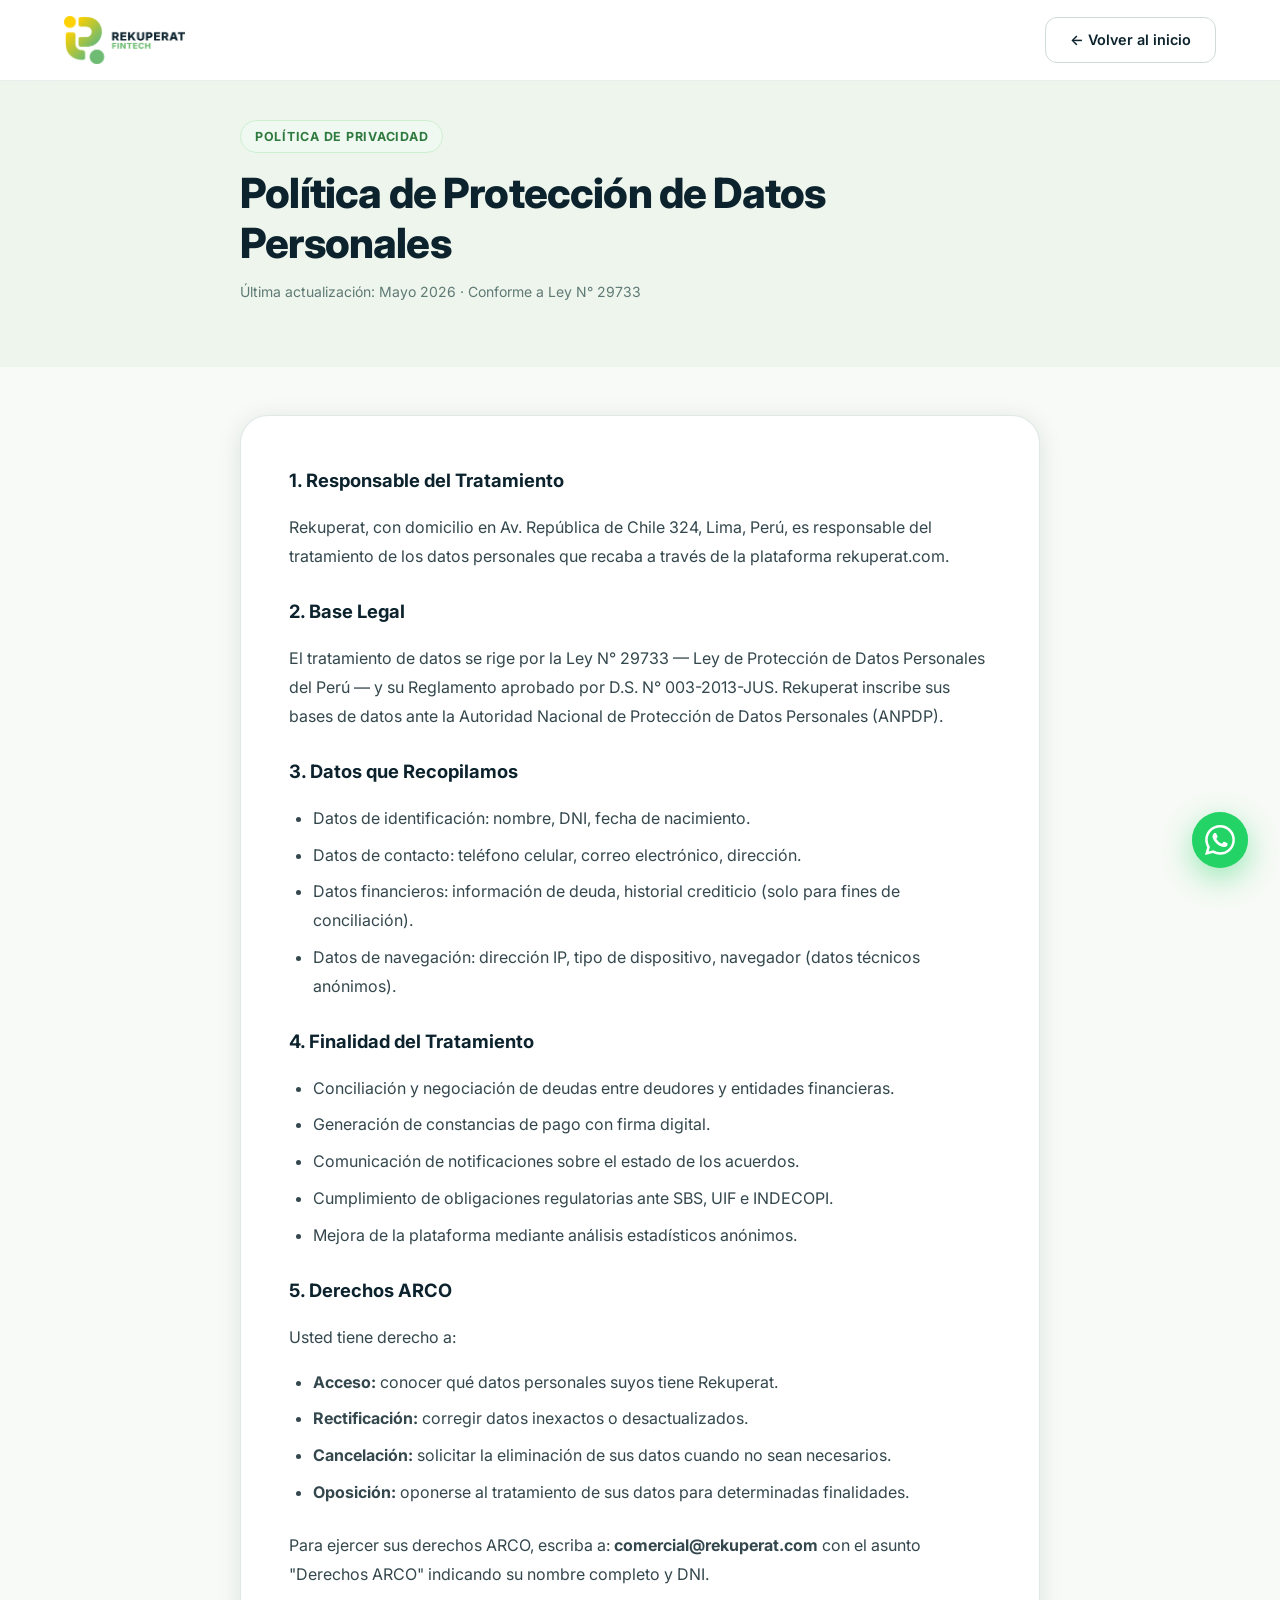
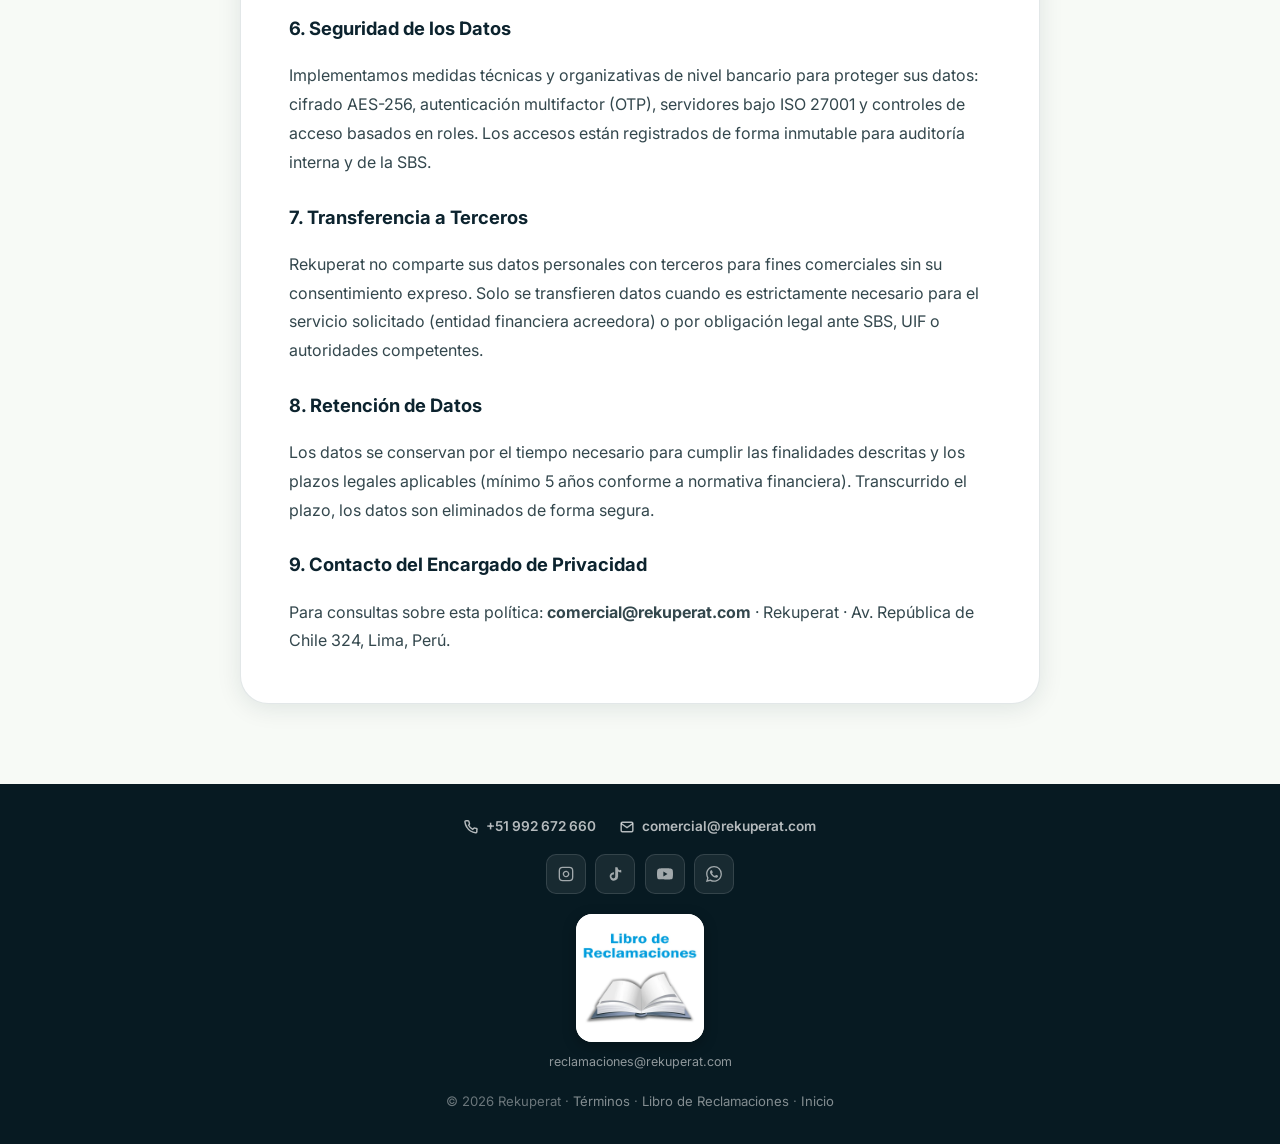
<file: privacidad.html>
<!DOCTYPE html>
<html lang="es-PE">
<head>
  <meta charset="UTF-8" /><meta name="viewport" content="width=device-width, initial-scale=1.0" />
  <link rel="icon" href="favicon.ico" sizes="any" />
  <link rel="icon" type="image/png" sizes="32x32" href="assets/img/favicon-32.png" />
  <link rel="apple-touch-icon" sizes="180x180" href="assets/img/apple-touch-icon.png" />
  <title>Política de Privacidad | REKUPERAT Fintech</title>
  <meta name="description" content="Política de Privacidad de Rekuperat conforme a la Ley N° 29733 de Protección de Datos Personales del Perú." />
  <meta name="robots" content="index, follow" />
  <link rel="canonical" href="https://rekuperat.com/privacidad" />
  <link href="https://fonts.googleapis.com/css2?family=Inter:wght@400;500;600;700;800&display=swap" rel="stylesheet" />
  <link rel="stylesheet" href="assets/css/styles.css" />
</head>
<body>
<header class="navbar">
  <div class="container" style="display:flex;align-items:center;justify-content:space-between;">
    <a href="index.html" class="nav-logo"><img src="assets/img/logo-rekuperat.png" alt="Rekuperat" /></a>
    <a href="index.html" class="btn btn-outline">← Volver al inicio</a>
  </div>
</header>

<section style="background:var(--bg-alt);padding:120px 0 4rem;">
  <div class="container">
    <div style="max-width:800px;margin:0 auto;">
      <div class="section-tag" style="margin-bottom:1rem;">Política de Privacidad</div>
      <h1 class="section-title">Política de Protección de Datos Personales</h1>
      <p style="color:var(--text-muted);margin-top:.75rem;font-size:.875rem;">Última actualización: Mayo 2026 · Conforme a Ley N° 29733</p>
    </div>
  </div>
</section>

<section style="padding:3rem 0 5rem;">
  <div class="container">
    <div style="max-width:800px;margin:0 auto;background:white;border-radius:var(--radius-xl);padding:3rem;box-shadow:var(--shadow-card);border:1px solid var(--border);">
      <div style="line-height:1.8;color:var(--text-body);">
        <h2 style="color:var(--navy);font-weight:700;font-size:1.15rem;margin:0 0 1rem;">1. Responsable del Tratamiento</h2>
        <p style="margin-bottom:1.5rem;">Rekuperat, con domicilio en Av. República de Chile 324, Lima, Perú, es responsable del tratamiento de los datos personales que recaba a través de la plataforma rekuperat.com.</p>

        <h2 style="color:var(--navy);font-weight:700;font-size:1.15rem;margin:0 0 1rem;">2. Base Legal</h2>
        <p style="margin-bottom:1.5rem;">El tratamiento de datos se rige por la Ley N° 29733 — Ley de Protección de Datos Personales del Perú — y su Reglamento aprobado por D.S. N° 003-2013-JUS. Rekuperat inscribe sus bases de datos ante la Autoridad Nacional de Protección de Datos Personales (ANPDP).</p>

        <h2 style="color:var(--navy);font-weight:700;font-size:1.15rem;margin:0 0 1rem;">3. Datos que Recopilamos</h2>
        <ul style="padding-left:1.5rem;margin-bottom:1.5rem;">
          <li style="margin-bottom:.5rem;">Datos de identificación: nombre, DNI, fecha de nacimiento.</li>
          <li style="margin-bottom:.5rem;">Datos de contacto: teléfono celular, correo electrónico, dirección.</li>
          <li style="margin-bottom:.5rem;">Datos financieros: información de deuda, historial crediticio (solo para fines de conciliación).</li>
          <li style="margin-bottom:.5rem;">Datos de navegación: dirección IP, tipo de dispositivo, navegador (datos técnicos anónimos).</li>
        </ul>

        <h2 style="color:var(--navy);font-weight:700;font-size:1.15rem;margin:0 0 1rem;">4. Finalidad del Tratamiento</h2>
        <ul style="padding-left:1.5rem;margin-bottom:1.5rem;">
          <li style="margin-bottom:.5rem;">Conciliación y negociación de deudas entre deudores y entidades financieras.</li>
          <li style="margin-bottom:.5rem;">Generación de constancias de pago con firma digital.</li>
          <li style="margin-bottom:.5rem;">Comunicación de notificaciones sobre el estado de los acuerdos.</li>
          <li style="margin-bottom:.5rem;">Cumplimiento de obligaciones regulatorias ante SBS, UIF e INDECOPI.</li>
          <li style="margin-bottom:.5rem;">Mejora de la plataforma mediante análisis estadísticos anónimos.</li>
        </ul>

        <h2 style="color:var(--navy);font-weight:700;font-size:1.15rem;margin:0 0 1rem;">5. Derechos ARCO</h2>
        <p style="margin-bottom:1rem;">Usted tiene derecho a:</p>
        <ul style="padding-left:1.5rem;margin-bottom:1.5rem;">
          <li style="margin-bottom:.5rem;"><strong>Acceso:</strong> conocer qué datos personales suyos tiene Rekuperat.</li>
          <li style="margin-bottom:.5rem;"><strong>Rectificación:</strong> corregir datos inexactos o desactualizados.</li>
          <li style="margin-bottom:.5rem;"><strong>Cancelación:</strong> solicitar la eliminación de sus datos cuando no sean necesarios.</li>
          <li style="margin-bottom:.5rem;"><strong>Oposición:</strong> oponerse al tratamiento de sus datos para determinadas finalidades.</li>
        </ul>
        <p style="margin-bottom:1.5rem;">Para ejercer sus derechos ARCO, escriba a: <strong>comercial@rekuperat.com</strong> con el asunto "Derechos ARCO" indicando su nombre completo y DNI.</p>

        <h2 style="color:var(--navy);font-weight:700;font-size:1.15rem;margin:0 0 1rem;">6. Seguridad de los Datos</h2>
        <p style="margin-bottom:1.5rem;">Implementamos medidas técnicas y organizativas de nivel bancario para proteger sus datos: cifrado AES-256, autenticación multifactor (OTP), servidores bajo ISO 27001 y controles de acceso basados en roles. Los accesos están registrados de forma inmutable para auditoría interna y de la SBS.</p>

        <h2 style="color:var(--navy);font-weight:700;font-size:1.15rem;margin:0 0 1rem;">7. Transferencia a Terceros</h2>
        <p style="margin-bottom:1.5rem;">Rekuperat no comparte sus datos personales con terceros para fines comerciales sin su consentimiento expreso. Solo se transfieren datos cuando es estrictamente necesario para el servicio solicitado (entidad financiera acreedora) o por obligación legal ante SBS, UIF o autoridades competentes.</p>

        <h2 style="color:var(--navy);font-weight:700;font-size:1.15rem;margin:0 0 1rem;">8. Retención de Datos</h2>
        <p style="margin-bottom:1.5rem;">Los datos se conservan por el tiempo necesario para cumplir las finalidades descritas y los plazos legales aplicables (mínimo 5 años conforme a normativa financiera). Transcurrido el plazo, los datos son eliminados de forma segura.</p>

        <h2 style="color:var(--navy);font-weight:700;font-size:1.15rem;margin:0 0 1rem;">9. Contacto del Encargado de Privacidad</h2>
        <p>Para consultas sobre esta política: <strong>comercial@rekuperat.com</strong> · Rekuperat · Av. República de Chile 324, Lima, Perú.</p>
      </div>
    </div>
  </div>
</section>

<footer style="background:var(--navy-dark);padding:2rem 0;text-align:center;">
  <div class="container">
    <div style="display:flex;justify-content:center;flex-wrap:wrap;gap:1.5rem;margin-bottom:1rem;">
      <a href="tel:+51992672660" style="display:inline-flex;align-items:center;gap:.5rem;color:rgba(255,255,255,.7);font-size:.85rem;font-weight:600;">
        <svg width="14" height="14" viewBox="0 0 24 24" fill="none" stroke="currentColor" stroke-width="2.5"><path d="M22 16.92v3a2 2 0 0 1-2.18 2 19.79 19.79 0 0 1-8.63-3.07A19.5 19.5 0 0 1 4.69 12a19.79 19.79 0 0 1-3.07-8.67A2 2 0 0 1 3.6 1.27h3a2 2 0 0 1 2 1.72c.127.96.361 1.903.7 2.81a2 2 0 0 1-.45 2.11L7.91 9A16 16 0 0 0 15 16.09l1.8-1.8a2 2 0 0 1 2.11-.45c.907.339 1.85.573 2.81.7A2 2 0 0 1 22 16.92z"/></svg>
        +51 992 672 660
      </a>
      <a href="mailto:comercial@rekuperat.com" style="display:inline-flex;align-items:center;gap:.5rem;color:rgba(255,255,255,.7);font-size:.85rem;font-weight:600;">
        <svg width="14" height="14" viewBox="0 0 24 24" fill="none" stroke="currentColor" stroke-width="2.5"><path d="M4 4h16c1.1 0 2 .9 2 2v12c0 1.1-.9 2-2 2H4c-1.1 0-2-.9-2-2V6c0-1.1.9-2 2-2z"/><polyline points="22,6 12,13 2,6"/></svg>
        comercial@rekuperat.com
      </a>
    </div>
    <div style="display:flex;justify-content:center;gap:.6rem;margin-bottom:1.25rem;">
      <a href="https://www.instagram.com/somosrekuperatfintech/" target="_blank" rel="noopener" class="social-btn" aria-label="Instagram"><svg width="16" height="16" viewBox="0 0 24 24" fill="none" stroke="currentColor" stroke-width="2"><rect x="2" y="2" width="20" height="20" rx="5" ry="5"/><path d="M16 11.37A4 4 0 1 1 12.63 8 4 4 0 0 1 16 11.37z"/><line x1="17.5" y1="6.5" x2="17.51" y2="6.5"/></svg></a>
      <a href="https://www.tiktok.com/@somosrekuperatfintech" target="_blank" rel="noopener" class="social-btn" aria-label="TikTok"><svg width="16" height="16" viewBox="0 0 24 24" fill="currentColor"><path d="M19.59 6.69a4.83 4.83 0 0 1-3.77-4.25V2h-3.45v13.67a2.89 2.89 0 0 1-5.2 1.74 2.89 2.89 0 0 1 2.31-4.64 2.93 2.93 0 0 1 .88.13V9.4a6.84 6.84 0 0 0-1-.05A6.33 6.33 0 0 0 5.8 20.1a6.34 6.34 0 0 0 10.86-4.43V8.41a8.16 8.16 0 0 0 4.77 1.52v-3.4a4.85 4.85 0 0 1-1.84-.84z"/></svg></a>
      <a href="https://www.youtube.com/channel/UCdSwRyLhpWjsanbmj6lQZhw" target="_blank" rel="noopener" class="social-btn" aria-label="YouTube"><svg width="16" height="16" viewBox="0 0 24 24" fill="currentColor"><path d="M23.498 6.186a3.016 3.016 0 0 0-2.122-2.136C19.505 3.545 12 3.545 12 3.545s-7.505 0-9.377.505A3.017 3.017 0 0 0 .502 6.186C0 8.07 0 12 0 12s0 3.93.502 5.814a3.016 3.016 0 0 0 2.122 2.136c1.871.505 9.376.505 9.376.505s7.505 0 9.377-.505a3.015 3.015 0 0 0 2.122-2.136C24 15.93 24 12 24 12s0-3.93-.502-5.814zM9.545 15.568V8.432L15.818 12l-6.273 3.568z"/></svg></a>
      <a href="https://wa.me/51992672660" target="_blank" rel="noopener" class="social-btn" aria-label="WhatsApp"><svg width="16" height="16" viewBox="0 0 24 24" fill="currentColor"><path d="M17.472 14.382c-.297-.149-1.758-.867-2.03-.967-.273-.099-.471-.148-.67.15-.197.297-.767.966-.94 1.164-.173.199-.347.223-.644.075-.297-.15-1.255-.463-2.39-1.475-.883-.788-1.48-1.761-1.653-2.059-.173-.297-.018-.458.13-.606.134-.133.297-.347.446-.52.149-.174.198-.298.297-.497.099-.198.05-.371-.025-.52-.075-.149-.669-1.612-.916-2.207-.242-.579-.487-.5-.669-.51-.173-.008-.371-.01-.57-.01-.198 0-.52.074-.792.372-.272.297-1.04 1.016-1.04 2.479 0 1.462 1.065 2.875 1.213 3.074.149.198 2.096 3.2 5.077 4.487.71.306 1.263.489 1.694.625.712.227 1.36.195 1.872.118.571-.085 1.758-.719 2.006-1.413.247-.694.247-1.289.173-1.413-.074-.124-.272-.198-.57-.347m-5.421 7.403h-.004a9.87 9.87 0 01-5.031-1.378l-.361-.214-3.741.982.998-3.648-.235-.374a9.86 9.86 0 01-1.51-5.26c.001-5.45 4.436-9.884 9.888-9.884 2.64 0 5.122 1.03 6.988 2.898a9.825 9.825 0 012.893 6.994c-.003 5.45-4.437 9.884-9.885 9.884m8.413-18.297A11.815 11.815 0 0012.05 0C5.495 0 .16 5.335.157 11.892c0 2.096.547 4.142 1.588 5.945L0 24l6.305-1.654a11.882 11.882 0 005.683 1.448h.005c6.554 0 11.89-5.335 11.893-11.893a11.821 11.821 0 00-3.48-8.413z"/></svg></a>
    </div>
    <div class="libro-wrap is-centered">
      <a href="libro-de-reclamaciones.php" class="libro-card">
        <picture>
          <source srcset="assets/img/libro-reclamaciones-card.webp" type="image/webp" />
          <img src="assets/img/libro-reclamaciones-card.png" alt="Libro de Reclamaciones virtual – INDECOPI" width="600" height="600" loading="lazy" decoding="async" />
        </picture>
      </a>
      <a href="mailto:reclamaciones@rekuperat.com" class="libro-mail">reclamaciones@rekuperat.com</a>
    </div>
    <p style="color:rgba(255,255,255,.4);font-size:.82rem;">© 2026 Rekuperat · <a href="terminos.html" style="color:rgba(255,255,255,.5);">Términos</a> · <a href="libro-de-reclamaciones.php" style="color:rgba(255,255,255,.5);">Libro de Reclamaciones</a> · <a href="index.html" style="color:rgba(255,255,255,.5);">Inicio</a></p>
  </div>
</footer>
<script src="assets/js/app.js" defer></script>

<!-- WhatsApp flotante -->
<a href="https://wa.me/51992672660?text=Hola%20Rekuperat%2C%20quiero%20m%C3%A1s%20informaci%C3%B3n%20sobre%20sus%20servicios." target="_blank" rel="noopener" class="wa-float" aria-label="Escríbenos por WhatsApp" title="Escríbenos por WhatsApp">
  <svg viewBox="0 0 24 24" fill="currentColor" aria-hidden="true"><path d="M17.472 14.382c-.297-.149-1.758-.867-2.03-.967-.273-.099-.471-.148-.67.15-.197.297-.767.966-.94 1.164-.173.199-.347.223-.644.075-.297-.15-1.255-.463-2.39-1.475-.883-.788-1.48-1.761-1.653-2.059-.173-.297-.018-.458.13-.606.134-.133.297-.347.446-.52.149-.174.198-.298.297-.497.099-.198.05-.371-.025-.52-.075-.149-.669-1.612-.916-2.207-.242-.579-.487-.5-.669-.51-.173-.008-.371-.01-.57-.01-.198 0-.52.074-.792.372-.272.297-1.04 1.016-1.04 2.479 0 1.462 1.065 2.875 1.213 3.074.149.198 2.096 3.2 5.077 4.487.71.306 1.263.489 1.694.625.712.227 1.36.195 1.872.118.571-.085 1.758-.719 2.006-1.413.247-.694.247-1.289.173-1.413-.074-.124-.272-.198-.57-.347m-5.421 7.403h-.004a9.87 9.87 0 01-5.031-1.378l-.361-.214-3.741.982.998-3.648-.235-.374a9.86 9.86 0 01-1.51-5.26c.001-5.45 4.436-9.884 9.888-9.884 2.64 0 5.122 1.03 6.988 2.898a9.825 9.825 0 012.893 6.994c-.003 5.45-4.437 9.884-9.885 9.884m8.413-18.297A11.815 11.815 0 0012.05 0C5.495 0 .16 5.335.157 11.892c0 2.096.547 4.142 1.588 5.945L0 24l6.305-1.654a11.882 11.882 0 005.683 1.448h.005c6.554 0 11.89-5.335 11.893-11.893a11.821 11.821 0 00-3.48-8.413z"/></svg>
</a>
</body>
</html>
</file>
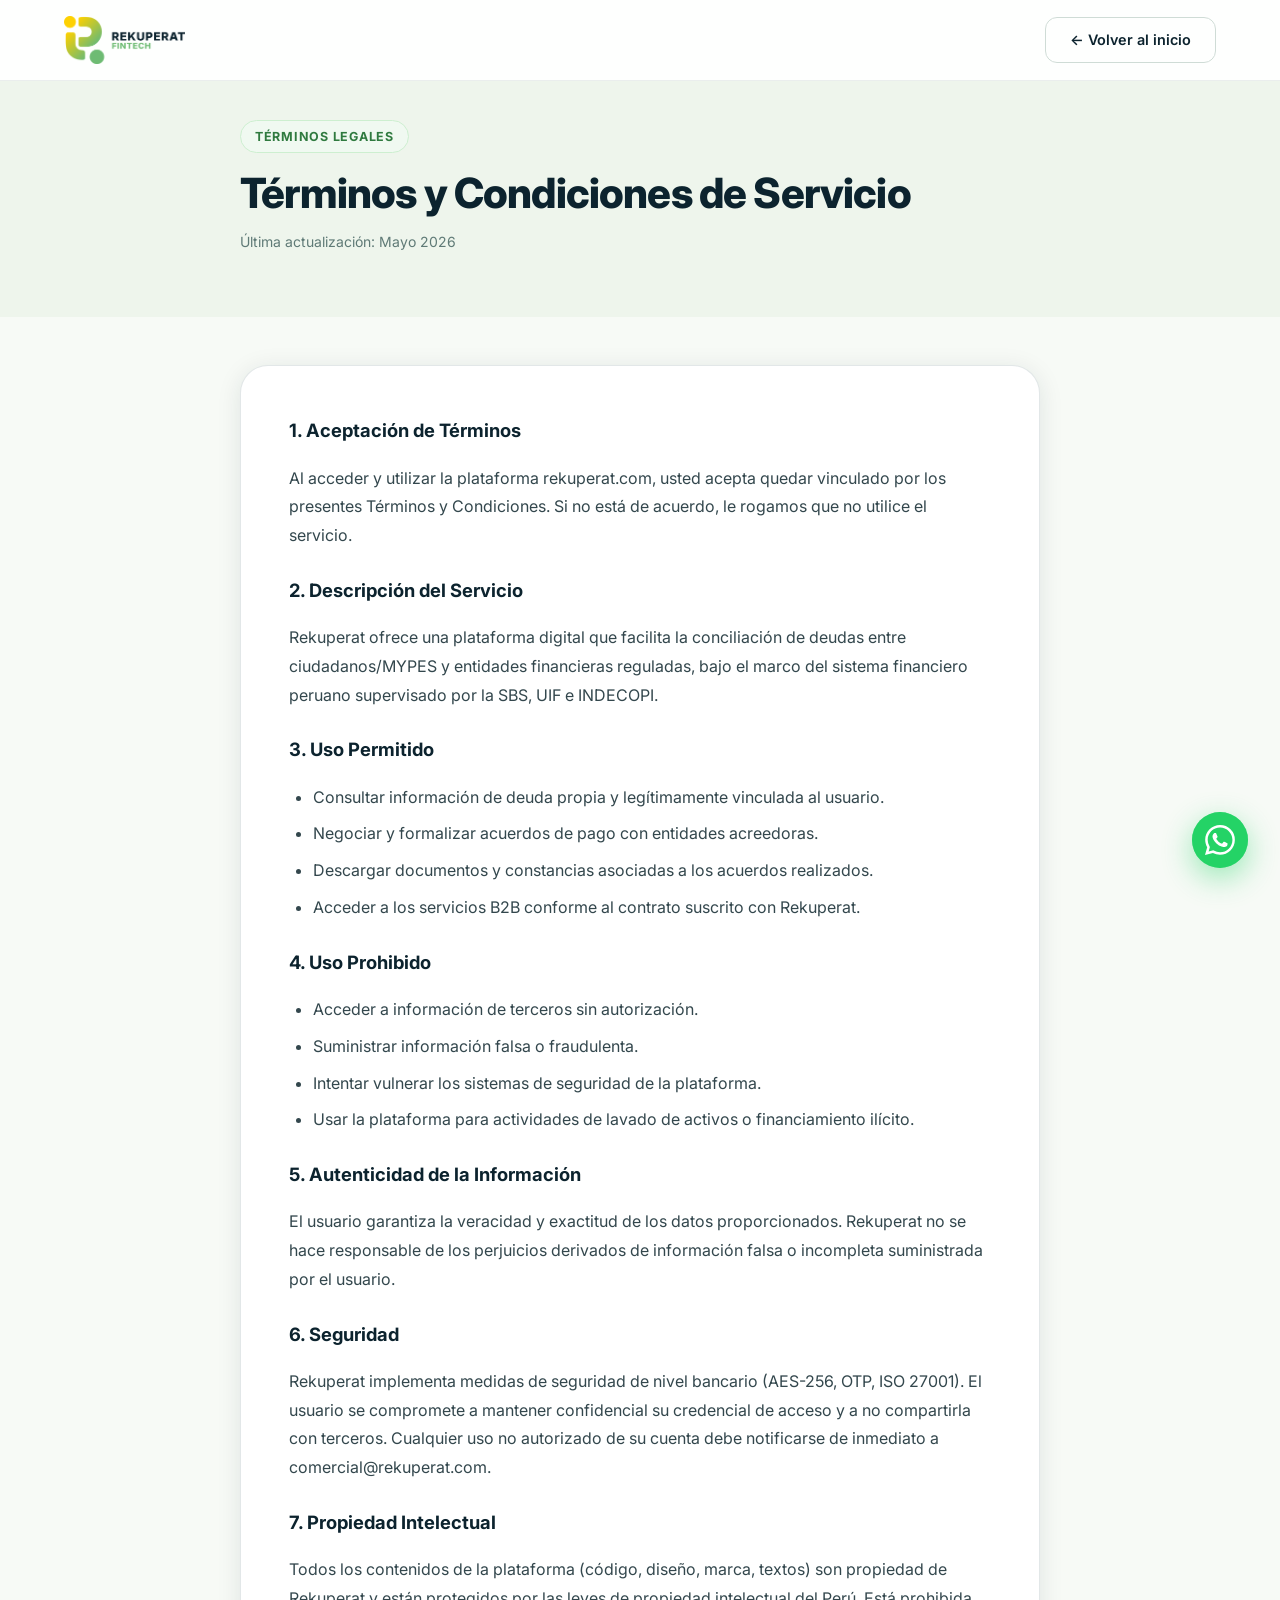
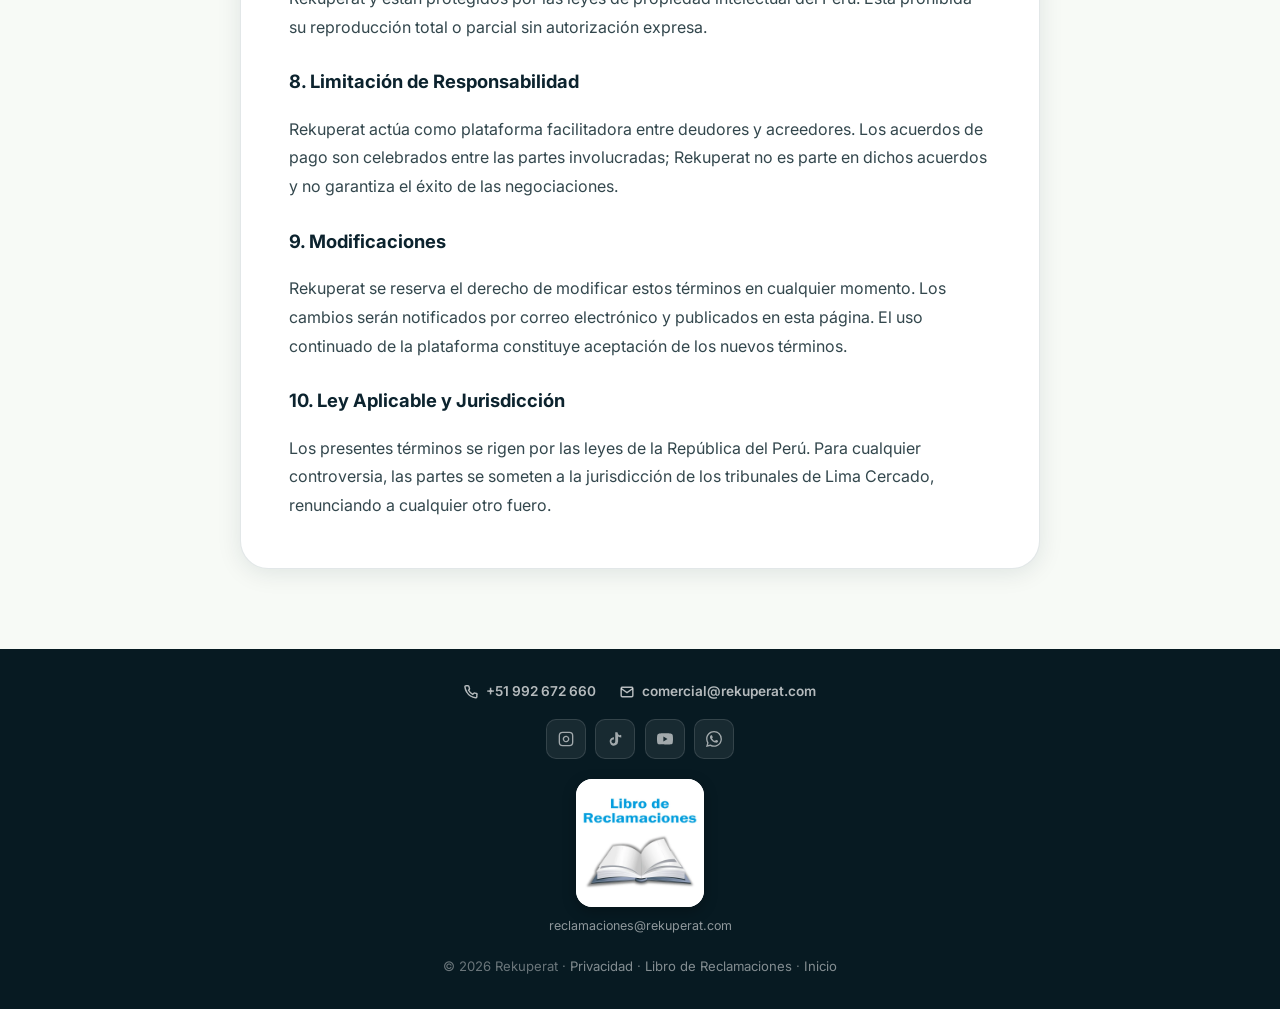
<file: terminos.html>
<!DOCTYPE html>
<html lang="es-PE">
<head>
  <meta charset="UTF-8" /><meta name="viewport" content="width=device-width, initial-scale=1.0" />
  <link rel="icon" href="favicon.ico" sizes="any" />
  <link rel="icon" type="image/png" sizes="32x32" href="assets/img/favicon-32.png" />
  <link rel="apple-touch-icon" sizes="180x180" href="assets/img/apple-touch-icon.png" />
  <title>Términos de Servicio | REKUPERAT Fintech Perú</title>
  <meta name="description" content="Términos y Condiciones del servicio de Rekuperat. Condiciones de uso de la plataforma de cobranza inteligente y compliance financiero." />
  <meta name="robots" content="index, follow" />
  <link rel="canonical" href="https://rekuperat.com/terminos" />
  <link href="https://fonts.googleapis.com/css2?family=Inter:wght@400;500;600;700;800&display=swap" rel="stylesheet" />
  <link rel="stylesheet" href="assets/css/styles.css" />
</head>
<body>
<header class="navbar">
  <div class="container" style="display:flex;align-items:center;justify-content:space-between;">
    <a href="index.html" class="nav-logo"><img src="assets/img/logo-rekuperat.png" alt="Rekuperat" /></a>
    <a href="index.html" class="btn btn-outline">← Volver al inicio</a>
  </div>
</header>

<section style="background:var(--bg-alt);padding:120px 0 4rem;">
  <div class="container">
    <div style="max-width:800px;margin:0 auto;">
      <div class="section-tag" style="margin-bottom:1rem;">Términos Legales</div>
      <h1 class="section-title">Términos y Condiciones de Servicio</h1>
      <p style="color:var(--text-muted);margin-top:.75rem;font-size:.875rem;">Última actualización: Mayo 2026</p>
    </div>
  </div>
</section>

<section style="padding:3rem 0 5rem;">
  <div class="container">
    <div style="max-width:800px;margin:0 auto;background:white;border-radius:var(--radius-xl);padding:3rem;box-shadow:var(--shadow-card);border:1px solid var(--border);">
      <div style="line-height:1.8;color:var(--text-body);">

        <h2 style="color:var(--navy);font-weight:700;font-size:1.15rem;margin:0 0 1rem;">1. Aceptación de Términos</h2>
        <p style="margin-bottom:1.5rem;">Al acceder y utilizar la plataforma rekuperat.com, usted acepta quedar vinculado por los presentes Términos y Condiciones. Si no está de acuerdo, le rogamos que no utilice el servicio.</p>

        <h2 style="color:var(--navy);font-weight:700;font-size:1.15rem;margin:0 0 1rem;">2. Descripción del Servicio</h2>
        <p style="margin-bottom:1.5rem;">Rekuperat ofrece una plataforma digital que facilita la conciliación de deudas entre ciudadanos/MYPES y entidades financieras reguladas, bajo el marco del sistema financiero peruano supervisado por la SBS, UIF e INDECOPI.</p>

        <h2 style="color:var(--navy);font-weight:700;font-size:1.15rem;margin:0 0 1rem;">3. Uso Permitido</h2>
        <ul style="padding-left:1.5rem;margin-bottom:1.5rem;">
          <li style="margin-bottom:.5rem;">Consultar información de deuda propia y legítimamente vinculada al usuario.</li>
          <li style="margin-bottom:.5rem;">Negociar y formalizar acuerdos de pago con entidades acreedoras.</li>
          <li style="margin-bottom:.5rem;">Descargar documentos y constancias asociadas a los acuerdos realizados.</li>
          <li style="margin-bottom:.5rem;">Acceder a los servicios B2B conforme al contrato suscrito con Rekuperat.</li>
        </ul>

        <h2 style="color:var(--navy);font-weight:700;font-size:1.15rem;margin:0 0 1rem;">4. Uso Prohibido</h2>
        <ul style="padding-left:1.5rem;margin-bottom:1.5rem;">
          <li style="margin-bottom:.5rem;">Acceder a información de terceros sin autorización.</li>
          <li style="margin-bottom:.5rem;">Suministrar información falsa o fraudulenta.</li>
          <li style="margin-bottom:.5rem;">Intentar vulnerar los sistemas de seguridad de la plataforma.</li>
          <li style="margin-bottom:.5rem;">Usar la plataforma para actividades de lavado de activos o financiamiento ilícito.</li>
        </ul>

        <h2 style="color:var(--navy);font-weight:700;font-size:1.15rem;margin:0 0 1rem;">5. Autenticidad de la Información</h2>
        <p style="margin-bottom:1.5rem;">El usuario garantiza la veracidad y exactitud de los datos proporcionados. Rekuperat no se hace responsable de los perjuicios derivados de información falsa o incompleta suministrada por el usuario.</p>

        <h2 style="color:var(--navy);font-weight:700;font-size:1.15rem;margin:0 0 1rem;">6. Seguridad</h2>
        <p style="margin-bottom:1.5rem;">Rekuperat implementa medidas de seguridad de nivel bancario (AES-256, OTP, ISO 27001). El usuario se compromete a mantener confidencial su credencial de acceso y a no compartirla con terceros. Cualquier uso no autorizado de su cuenta debe notificarse de inmediato a comercial@rekuperat.com.</p>

        <h2 style="color:var(--navy);font-weight:700;font-size:1.15rem;margin:0 0 1rem;">7. Propiedad Intelectual</h2>
        <p style="margin-bottom:1.5rem;">Todos los contenidos de la plataforma (código, diseño, marca, textos) son propiedad de Rekuperat y están protegidos por las leyes de propiedad intelectual del Perú. Está prohibida su reproducción total o parcial sin autorización expresa.</p>

        <h2 style="color:var(--navy);font-weight:700;font-size:1.15rem;margin:0 0 1rem;">8. Limitación de Responsabilidad</h2>
        <p style="margin-bottom:1.5rem;">Rekuperat actúa como plataforma facilitadora entre deudores y acreedores. Los acuerdos de pago son celebrados entre las partes involucradas; Rekuperat no es parte en dichos acuerdos y no garantiza el éxito de las negociaciones.</p>

        <h2 style="color:var(--navy);font-weight:700;font-size:1.15rem;margin:0 0 1rem;">9. Modificaciones</h2>
        <p style="margin-bottom:1.5rem;">Rekuperat se reserva el derecho de modificar estos términos en cualquier momento. Los cambios serán notificados por correo electrónico y publicados en esta página. El uso continuado de la plataforma constituye aceptación de los nuevos términos.</p>

        <h2 style="color:var(--navy);font-weight:700;font-size:1.15rem;margin:0 0 1rem;">10. Ley Aplicable y Jurisdicción</h2>
        <p>Los presentes términos se rigen por las leyes de la República del Perú. Para cualquier controversia, las partes se someten a la jurisdicción de los tribunales de Lima Cercado, renunciando a cualquier otro fuero.</p>
      </div>
    </div>
  </div>
</section>

<footer style="background:var(--navy-dark);padding:2rem 0;text-align:center;">
  <div class="container">
    <div style="display:flex;justify-content:center;flex-wrap:wrap;gap:1.5rem;margin-bottom:1rem;">
      <a href="tel:+51992672660" style="display:inline-flex;align-items:center;gap:.5rem;color:rgba(255,255,255,.7);font-size:.85rem;font-weight:600;">
        <svg width="14" height="14" viewBox="0 0 24 24" fill="none" stroke="currentColor" stroke-width="2.5"><path d="M22 16.92v3a2 2 0 0 1-2.18 2 19.79 19.79 0 0 1-8.63-3.07A19.5 19.5 0 0 1 4.69 12a19.79 19.79 0 0 1-3.07-8.67A2 2 0 0 1 3.6 1.27h3a2 2 0 0 1 2 1.72c.127.96.361 1.903.7 2.81a2 2 0 0 1-.45 2.11L7.91 9A16 16 0 0 0 15 16.09l1.8-1.8a2 2 0 0 1 2.11-.45c.907.339 1.85.573 2.81.7A2 2 0 0 1 22 16.92z"/></svg>
        +51 992 672 660
      </a>
      <a href="mailto:comercial@rekuperat.com" style="display:inline-flex;align-items:center;gap:.5rem;color:rgba(255,255,255,.7);font-size:.85rem;font-weight:600;">
        <svg width="14" height="14" viewBox="0 0 24 24" fill="none" stroke="currentColor" stroke-width="2.5"><path d="M4 4h16c1.1 0 2 .9 2 2v12c0 1.1-.9 2-2 2H4c-1.1 0-2-.9-2-2V6c0-1.1.9-2 2-2z"/><polyline points="22,6 12,13 2,6"/></svg>
        comercial@rekuperat.com
      </a>
    </div>
    <div style="display:flex;justify-content:center;gap:.6rem;margin-bottom:1.25rem;">
      <a href="https://www.instagram.com/somosrekuperatfintech/" target="_blank" rel="noopener" class="social-btn" aria-label="Instagram"><svg width="16" height="16" viewBox="0 0 24 24" fill="none" stroke="currentColor" stroke-width="2"><rect x="2" y="2" width="20" height="20" rx="5" ry="5"/><path d="M16 11.37A4 4 0 1 1 12.63 8 4 4 0 0 1 16 11.37z"/><line x1="17.5" y1="6.5" x2="17.51" y2="6.5"/></svg></a>
      <a href="https://www.tiktok.com/@somosrekuperatfintech" target="_blank" rel="noopener" class="social-btn" aria-label="TikTok"><svg width="16" height="16" viewBox="0 0 24 24" fill="currentColor"><path d="M19.59 6.69a4.83 4.83 0 0 1-3.77-4.25V2h-3.45v13.67a2.89 2.89 0 0 1-5.2 1.74 2.89 2.89 0 0 1 2.31-4.64 2.93 2.93 0 0 1 .88.13V9.4a6.84 6.84 0 0 0-1-.05A6.33 6.33 0 0 0 5.8 20.1a6.34 6.34 0 0 0 10.86-4.43V8.41a8.16 8.16 0 0 0 4.77 1.52v-3.4a4.85 4.85 0 0 1-1.84-.84z"/></svg></a>
      <a href="https://www.youtube.com/channel/UCdSwRyLhpWjsanbmj6lQZhw" target="_blank" rel="noopener" class="social-btn" aria-label="YouTube"><svg width="16" height="16" viewBox="0 0 24 24" fill="currentColor"><path d="M23.498 6.186a3.016 3.016 0 0 0-2.122-2.136C19.505 3.545 12 3.545 12 3.545s-7.505 0-9.377.505A3.017 3.017 0 0 0 .502 6.186C0 8.07 0 12 0 12s0 3.93.502 5.814a3.016 3.016 0 0 0 2.122 2.136c1.871.505 9.376.505 9.376.505s7.505 0 9.377-.505a3.015 3.015 0 0 0 2.122-2.136C24 15.93 24 12 24 12s0-3.93-.502-5.814zM9.545 15.568V8.432L15.818 12l-6.273 3.568z"/></svg></a>
      <a href="https://wa.me/51992672660" target="_blank" rel="noopener" class="social-btn" aria-label="WhatsApp"><svg width="16" height="16" viewBox="0 0 24 24" fill="currentColor"><path d="M17.472 14.382c-.297-.149-1.758-.867-2.03-.967-.273-.099-.471-.148-.67.15-.197.297-.767.966-.94 1.164-.173.199-.347.223-.644.075-.297-.15-1.255-.463-2.39-1.475-.883-.788-1.48-1.761-1.653-2.059-.173-.297-.018-.458.13-.606.134-.133.297-.347.446-.52.149-.174.198-.298.297-.497.099-.198.05-.371-.025-.52-.075-.149-.669-1.612-.916-2.207-.242-.579-.487-.5-.669-.51-.173-.008-.371-.01-.57-.01-.198 0-.52.074-.792.372-.272.297-1.04 1.016-1.04 2.479 0 1.462 1.065 2.875 1.213 3.074.149.198 2.096 3.2 5.077 4.487.71.306 1.263.489 1.694.625.712.227 1.36.195 1.872.118.571-.085 1.758-.719 2.006-1.413.247-.694.247-1.289.173-1.413-.074-.124-.272-.198-.57-.347m-5.421 7.403h-.004a9.87 9.87 0 01-5.031-1.378l-.361-.214-3.741.982.998-3.648-.235-.374a9.86 9.86 0 01-1.51-5.26c.001-5.45 4.436-9.884 9.888-9.884 2.64 0 5.122 1.03 6.988 2.898a9.825 9.825 0 012.893 6.994c-.003 5.45-4.437 9.884-9.885 9.884m8.413-18.297A11.815 11.815 0 0012.05 0C5.495 0 .16 5.335.157 11.892c0 2.096.547 4.142 1.588 5.945L0 24l6.305-1.654a11.882 11.882 0 005.683 1.448h.005c6.554 0 11.89-5.335 11.893-11.893a11.821 11.821 0 00-3.48-8.413z"/></svg></a>
    </div>
    <div class="libro-wrap is-centered">
      <a href="libro-de-reclamaciones.php" class="libro-card">
        <picture>
          <source srcset="assets/img/libro-reclamaciones-card.webp" type="image/webp" />
          <img src="assets/img/libro-reclamaciones-card.png" alt="Libro de Reclamaciones virtual – INDECOPI" width="600" height="600" loading="lazy" decoding="async" />
        </picture>
      </a>
      <a href="mailto:reclamaciones@rekuperat.com" class="libro-mail">reclamaciones@rekuperat.com</a>
    </div>
    <p style="color:rgba(255,255,255,.4);font-size:.82rem;">© 2026 Rekuperat · <a href="privacidad.html" style="color:rgba(255,255,255,.5);">Privacidad</a> · <a href="libro-de-reclamaciones.php" style="color:rgba(255,255,255,.5);">Libro de Reclamaciones</a> · <a href="index.html" style="color:rgba(255,255,255,.5);">Inicio</a></p>
  </div>
</footer>
<script src="assets/js/app.js" defer></script>

<!-- WhatsApp flotante -->
<a href="https://wa.me/51992672660?text=Hola%20Rekuperat%2C%20quiero%20m%C3%A1s%20informaci%C3%B3n%20sobre%20sus%20servicios." target="_blank" rel="noopener" class="wa-float" aria-label="Escríbenos por WhatsApp" title="Escríbenos por WhatsApp">
  <svg viewBox="0 0 24 24" fill="currentColor" aria-hidden="true"><path d="M17.472 14.382c-.297-.149-1.758-.867-2.03-.967-.273-.099-.471-.148-.67.15-.197.297-.767.966-.94 1.164-.173.199-.347.223-.644.075-.297-.15-1.255-.463-2.39-1.475-.883-.788-1.48-1.761-1.653-2.059-.173-.297-.018-.458.13-.606.134-.133.297-.347.446-.52.149-.174.198-.298.297-.497.099-.198.05-.371-.025-.52-.075-.149-.669-1.612-.916-2.207-.242-.579-.487-.5-.669-.51-.173-.008-.371-.01-.57-.01-.198 0-.52.074-.792.372-.272.297-1.04 1.016-1.04 2.479 0 1.462 1.065 2.875 1.213 3.074.149.198 2.096 3.2 5.077 4.487.71.306 1.263.489 1.694.625.712.227 1.36.195 1.872.118.571-.085 1.758-.719 2.006-1.413.247-.694.247-1.289.173-1.413-.074-.124-.272-.198-.57-.347m-5.421 7.403h-.004a9.87 9.87 0 01-5.031-1.378l-.361-.214-3.741.982.998-3.648-.235-.374a9.86 9.86 0 01-1.51-5.26c.001-5.45 4.436-9.884 9.888-9.884 2.64 0 5.122 1.03 6.988 2.898a9.825 9.825 0 012.893 6.994c-.003 5.45-4.437 9.884-9.885 9.884m8.413-18.297A11.815 11.815 0 0012.05 0C5.495 0 .16 5.335.157 11.892c0 2.096.547 4.142 1.588 5.945L0 24l6.305-1.654a11.882 11.882 0 005.683 1.448h.005c6.554 0 11.89-5.335 11.893-11.893a11.821 11.821 0 00-3.48-8.413z"/></svg>
</a>
</body>
</html>
</file>
<file: assets/css/styles.css>
/* ================================================
   REKUPERAT FINTECH — Premium Light Theme
   Paleta del logo: Ink · Yellow · Lime · Green
   (#0C232E · #FED102 · #B9C639 · #6EBB73)
   ================================================ */

:root {
  /* Brand primitives (sampled from the logo) */
  --brand-ink:     #0C232E;
  --brand-ink-deep:#071A22;
  --brand-teal:    #14404F;
  --brand-yellow:  #FED102;
  --brand-lime:    #B9C639;
  --brand-green:   #6EBB73;
  --brand-green-d: #2F7A3F;
  --brand-green-xd:#2A6E39;

  /* Semantic scale (legacy names kept: every rule consumes these) */
  --navy-dark:   #071A22;
  --navy:        #0C232E;
  --navy-light:  #14404F;
  --blue:        #2F7A3F;
  --blue-mid:    #6EBB73;
  --blue-light:  #CDEFD0;
  --blue-xlight: #F0F9F1;
  --green:       #6EBB73;
  --green-dark:  #2F7A3F;
  --green-light: #CDEFD0;
  --green-xlight:#F4FAF3;
  --silver:      #8A9EA3;
  --silver-mid:  #CFDCD6;
  --silver-light:#ECF2ED;
  --white:       #FFFFFF;
  --bg:          #F7FAF6;
  --bg-alt:      #EEF5EC;
  --text:        #0C232E;
  --text-body:   #33474D;
  --text-muted:  #5F7A76;
  --border:      rgba(138,158,163,.25);
  --border-blue: rgba(47,122,63,.20);

  --grad-hero:   linear-gradient(135deg, #071A22 0%, #0C232E 46%, #123B3E 76%, #1E5A31 100%);
  --grad-blue:   linear-gradient(135deg, #2A6E39, #448C4E);
  --grad-blue2:  linear-gradient(135deg, #448C4E, #6EBB73);
  --grad-green:  linear-gradient(135deg, #2F7A3F, #6EBB73);
  --grad-brand:  linear-gradient(135deg, #FED102 0%, #B9C639 58%, #6EBB73 100%);
  --grad-lime:   linear-gradient(135deg, #B9C639, #6EBB73);
  --grad-silver: linear-gradient(135deg, #ECF2ED, #CFDCD6);
  --grad-light:  linear-gradient(135deg, #F0F9F1 0%, #FBFDE8 100%);

  --shadow-sm:   0 2px 8px rgba(12,35,46,.08);
  --shadow-card: 0 4px 24px rgba(12,35,46,.10);
  --shadow-lg:   0 12px 48px rgba(12,35,46,.16);
  --shadow-xl:   0 20px 64px rgba(12,35,46,.24);
  --shadow-navy: 0 8px 32px rgba(12,35,46,.22);
  --shadow-green:0 8px 32px rgba(110,187,115,.26);
  --shadow-brand:0 6px 24px rgba(185,198,57,.35);

  --radius-sm: 8px;
  --radius:    12px;
  --radius-lg: 20px;
  --radius-xl: 28px;

  --transition: .3s cubic-bezier(.4,0,.2,1);
  --transition-slow: .6s cubic-bezier(.4,0,.2,1);
}

/* ─── Base ─────────────────────────────────────── */
*, *::before, *::after { box-sizing: border-box; margin: 0; padding: 0; }
html { scroll-behavior: smooth; font-size: 16px; overflow-x: hidden; }
body {
  font-family: 'Inter', system-ui, sans-serif;
  background: var(--bg);
  color: var(--text-body);
  line-height: 1.6;
  overflow-x: hidden;
  -webkit-font-smoothing: antialiased;
}
img { max-width: 100%; display: block; }
a { text-decoration: none; color: inherit; }

::-webkit-scrollbar { width: 5px; }
::-webkit-scrollbar-track { background: var(--silver-light); }
::-webkit-scrollbar-thumb { background: var(--blue); border-radius: 3px; }
::selection { background: var(--blue-light); color: var(--navy); }

/* ─── Loader / Splash ───────────────────────────── */
.page-loader {
  position: fixed; inset: 0; z-index: 9999;
  background: #ffffff;
  display: flex; flex-direction: column;
  align-items: center; justify-content: center; gap: 1.75rem;
  transition: opacity .55s ease, visibility .55s ease;
}
.page-loader.hidden { opacity: 0; visibility: hidden; pointer-events: none; }

/* Logo animation */
@keyframes loaderLogoIn {
  0%   { opacity: 0; transform: scale(.8) translateY(12px); }
  60%  { opacity: 1; transform: scale(1.03) translateY(-2px); }
  100% { opacity: 1; transform: scale(1) translateY(0); }
}
@keyframes loaderPulse {
  0%, 100% { transform: scale(1);    box-shadow: 0 0 0 0 rgba(42,110,57,.18); }
  50%       { transform: scale(1.02); box-shadow: 0 0 0 14px rgba(42,110,57,0); }
}
.loader-logo-wrap {
  animation: loaderLogoIn .7s cubic-bezier(.34,1.56,.64,1) .1s both,
             loaderPulse 2.2s ease-in-out 1s infinite;
  border-radius: 18px;
  padding: 6px;
  background: white;
  box-shadow: 0 8px 40px rgba(7,26,34,.12), 0 2px 8px rgba(7,26,34,.08);
}
.loader-logo { height: 64px; display: block; border-radius: 12px; }

/* Tagline */
@keyframes loaderTagIn { from { opacity:0; transform:translateY(8px); } to { opacity:1; transform:none; } }
.loader-tagline {
  animation: loaderTagIn .5s ease .6s both;
  font-family: 'Inter', sans-serif;
  font-size: .8rem;
  font-weight: 600;
  letter-spacing: .12em;
  text-transform: uppercase;
  color: var(--navy);
  opacity: .5;
}

/* Progress bar */
@keyframes loadFill { from { width:0 } to { width:100% } }
.loader-bar {
  width: 180px; height: 3px;
  background: var(--blue-xlight); border-radius: 3px; overflow: hidden;
}
.loader-fill {
  height: 100%; border-radius: 3px;
  background: linear-gradient(90deg, var(--blue) 0%, var(--green) 100%);
  animation: loadFill 1.6s cubic-bezier(.4,0,.2,1) forwards;
}

/* Dots fallback animation */
@keyframes loaderDot { 0%,80%,100%{transform:scale(0);opacity:.3} 40%{transform:scale(1);opacity:1} }
.loader-dots { display:flex; gap:.4rem; }
.loader-dots span {
  width:7px; height:7px; border-radius:50%;
  background: var(--blue);
  animation: loaderDot 1.4s ease-in-out infinite both;
}
.loader-dots span:nth-child(2) { animation-delay:.16s; background:var(--blue-mid); }
.loader-dots span:nth-child(3) { animation-delay:.32s; background:var(--green); }

/* ─── Progress bar ──────────────────────────────── */
.progress-bar {
  position: fixed; top:0; left:0; height: 3px; width: 0;
  background: var(--grad-green); z-index: 9998;
  transition: width .1s linear;
}

/* ─── Navbar ────────────────────────────────────── */
.navbar {
  position: fixed; top:0; left:0; right:0; z-index: 1000;
  padding: 1rem 0;
  background: rgba(255,255,255,.94);
  backdrop-filter: blur(20px);
  -webkit-backdrop-filter: blur(20px);
  border-bottom: 1px solid rgba(138,158,163,.18);
  transition: var(--transition);
}
.navbar.scrolled {
  padding: .7rem 0;
  box-shadow: var(--shadow-card);
}
.nav-logo img { height: 48px; width: auto; }
.nav-link {
  color: var(--text-body); font-weight: 500; font-size: .9rem;
  position: relative; padding: .25rem 0;
  transition: color var(--transition);
}
.nav-link::after {
  content:''; position: absolute; bottom: -4px; left:0;
  width:0; height:2px; border-radius:2px;
  background: var(--blue); transition: width var(--transition);
}
.nav-link:hover        { color: var(--blue); }
.nav-link:hover::after { width:100%; }
.nav-link.active        { color: var(--blue); }
.nav-link.active::after { width:100%; }

/* Desktop nav group (hidden on mobile via media query) */
.nav-links {
  display: flex;
  align-items: center;
  gap: 1.5rem;
}

/* Hamburger button (shown only on mobile) */
.menu-btn {
  display: none;
  background: none;
  border: none;
  cursor: pointer;
  color: var(--navy);
  padding: .3rem;
  line-height: 0;
  border-radius: var(--radius-sm);
  transition: background var(--transition);
}
.menu-btn:hover { background: var(--bg-alt); }

/* Close button inside mobile menu */
.menu-close {
  background: none;
  border: none;
  cursor: pointer;
  color: var(--text-body);
  padding: .3rem;
  line-height: 0;
  border-radius: var(--radius-sm);
  transition: background var(--transition);
}
.menu-close:hover { background: var(--bg-alt); }

/* Mobile menu inner helpers */
.mobile-menu-header {
  display: flex;
  align-items: center;
  justify-content: space-between;
  margin-bottom: 2rem;
}
.mobile-menu-links {
  display: flex;
  flex-direction: column;
}
.mobile-link.active { color: var(--blue); font-weight: 600; }

/* ─── Buttons ───────────────────────────────────── */
.btn {
  display: inline-flex; align-items: center; gap: .5rem;
  padding: .65rem 1.5rem; border-radius: var(--radius);
  font-weight: 600; font-size: .9rem; cursor: pointer;
  border: none; transition: var(--transition); white-space: nowrap;
}
.btn-primary {
  background: var(--grad-brand); color: var(--brand-ink);
  box-shadow: 0 2px 14px rgba(185,198,57,.42);
}
.btn-primary:hover { transform: translateY(-2px); box-shadow: 0 12px 32px rgba(185,198,57,.45); }
.btn-outline {
  background: transparent; color: var(--navy);
  border: 1.5px solid var(--silver-mid);
}
.btn-outline:hover {
  border-color: var(--blue); color: var(--blue);
  background: var(--blue-xlight);
}
.btn-green {
  background: var(--grad-green); color: #fff;
  box-shadow: var(--shadow-green);
  padding: .75rem 2rem; font-size: 1rem; border-radius: var(--radius-lg);
}
.btn-green:hover { transform: translateY(-2px); box-shadow: 0 16px 48px rgba(110,187,115,.38); }
.btn-ghost-white {
  background: rgba(255,255,255,.12); color: #fff;
  border: 1px solid rgba(255,255,255,.25);
  backdrop-filter: blur(10px);
}
.btn-ghost-white:hover { background: rgba(255,255,255,.22); transform: translateY(-1px); }
.btn-lg { padding: .875rem 2.25rem; font-size: 1rem; border-radius: var(--radius-lg); }

/* ─── Hero ──────────────────────────────────────── */
.hero {
  min-height: 100vh;
  background: var(--grad-hero);
  position: relative; overflow: hidden;
  display: flex; align-items: center;
  padding-top: 80px;
}
.hero-bg-grid {
  position: absolute; inset:0;
  background-image:
    linear-gradient(rgba(255,255,255,.04) 1px, transparent 1px),
    linear-gradient(90deg, rgba(255,255,255,.04) 1px, transparent 1px);
  background-size: 60px 60px;
  mask-image: radial-gradient(ellipse 80% 80% at 50% 50%, black, transparent);
}
.hero-glow {
  position: absolute; inset:0; pointer-events:none;
  background:
    radial-gradient(ellipse 40% 50% at 15% 60%, rgba(254,209,2,.10), transparent),
    radial-gradient(ellipse 30% 40% at 85% 20%, rgba(110,187,115,.14), transparent),
    radial-gradient(ellipse 50% 60% at 50% 100%, rgba(12,35,46,.60), transparent);
  animation: heroAmbient 10s ease-in-out infinite alternate;
}
@keyframes heroAmbient {
  0%   { opacity:.8; transform: scale(1); }
  100% { opacity:1;  transform: scale(1.04); }
}
.hero-badge {
  display: inline-flex; align-items: center; gap: .5rem;
  background: rgba(255,255,255,.1);
  border: 1px solid rgba(255,255,255,.2);
  border-radius: 100px; padding: .4rem 1rem;
  color: rgba(255,255,255,.9); font-size: .8rem; font-weight: 500;
  backdrop-filter: blur(12px); margin-bottom: 1.5rem;
}
.hero-badge .dot {
  width: 7px; height: 7px; border-radius: 50%;
  background: var(--green);
  animation: pulse 2s ease-in-out infinite;
  box-shadow: 0 0 8px var(--green);
}
@keyframes pulse {
  0%,100% { opacity:1; transform:scale(1); }
  50%      { opacity:.6; transform:scale(.8); }
}
.hero h1 {
  font-size: clamp(1.9rem, 4.5vw, 3.5rem);
  font-weight: 900; line-height: 1.1; color: #fff;
  letter-spacing: -.02em;
}
.hero h1 .green-accent {
  background: linear-gradient(135deg, #FED102, #B9C639);
  -webkit-background-clip: text;
  -webkit-text-fill-color: transparent; background-clip: text;
}
.hero-sub {
  color: rgba(255,255,255,.88); font-size: 1.05rem;
  max-width: 520px; line-height: 1.75; margin: 1.5rem 0 2.5rem;
}

/* Metric cards */
.metric-card {
  background: rgba(255,255,255,.11);
  backdrop-filter: blur(20px); -webkit-backdrop-filter: blur(20px);
  border: 1px solid rgba(255,255,255,.2);
  border-radius: var(--radius-lg); padding: 1.25rem 1.5rem;
  box-shadow: 0 8px 32px rgba(0,0,0,.12);
  animation: floatY 6s ease-in-out infinite;
}
.metric-card:nth-child(2) { animation-delay: -2s; }
.metric-card:nth-child(3) { animation-delay: -4s; }
@keyframes floatY {
  0%,100% { transform: translateY(0); }
  50%      { transform: translateY(-10px); }
}
.metric-icon {
  width: 36px; height: 36px; border-radius: 8px;
  display: flex; align-items: center; justify-content: center;
  background: rgba(110,187,115,.25); color: var(--green);
  margin-bottom: .75rem;
}
.metric-icon.blue { background: rgba(254,209,2,.18); color: var(--brand-yellow); }
.metric-value {
  font-size: 1.8rem; font-weight: 900; color: #fff; letter-spacing: -.03em;
}
.metric-label { font-size: .75rem; color: rgba(255,255,255,.62); margin-top: .15rem; }
.metric-change { font-size: .75rem; color: var(--green); font-weight: 600; margin-top: .25rem; }

/* Hero mockup */
.hero-mockup {
  background: rgba(255,255,255,.07);
  border: 1px solid rgba(255,255,255,.15);
  border-radius: var(--radius-xl); overflow: hidden;
  box-shadow: 0 24px 80px rgba(0,0,0,.25);
}
.mockup-bar {
  background: rgba(255,255,255,.06);
  padding: .75rem 1.25rem;
  display: flex; align-items: center; gap: .5rem;
  border-bottom: 1px solid rgba(255,255,255,.08);
}
.dot-r { width:10px; height:10px; border-radius:50%; background:#FF5F57; }
.dot-y { width:10px; height:10px; border-radius:50%; background:#FFBD2E; }
.dot-g { width:10px; height:10px; border-radius:50%; background:#28CA41; }
.mockup-body { padding: 1.25rem; }
.mock-row { display:flex; gap:.75rem; margin-bottom:.75rem; }
.mock-stat {
  flex:1; background: rgba(255,255,255,.08);
  border-radius: var(--radius); padding:.875rem 1rem;
  border: 1px solid rgba(255,255,255,.1);
}
.mock-stat-val {
  font-size: 1.25rem; font-weight: 800; color:#fff; letter-spacing:-.02em;
}
.mock-stat-lbl { font-size:.7rem; color:rgba(255,255,255,.5); margin-top:.1rem; }
.mock-stat-up { font-size:.72rem; color:var(--green); font-weight:600; }
.mock-bars {
  display:flex; align-items:flex-end; gap:5px;
  height: 70px; margin-top:.75rem;
}
.mock-bar {
  flex:1; border-radius: 3px 3px 0 0;
  background: rgba(42,110,57,.4);
  transition: var(--transition); cursor:pointer;
}
.mock-bar:hover { background: var(--blue-mid); }
.mock-bar.hi { background: var(--grad-green); }

/* ─── Section helpers ───────────────────────────── */
.container { max-width: 1200px; margin: 0 auto; padding: 0 1.5rem; }
.section { padding: 5rem 0; }
.section-sm { padding: 3rem 0; }

.section-tag {
  display: inline-flex; align-items: center; gap: .5rem;
  background: var(--blue-xlight); border: 1px solid var(--blue-light);
  color: var(--blue); font-size: .78rem; font-weight: 700;
  padding: .35rem .875rem; border-radius: 100px;
  letter-spacing: .06em; text-transform: uppercase; margin-bottom: 1rem;
}
.section-tag.green {
  background: var(--green-xlight); border-color: var(--green-light);
  color: var(--green-dark);
}
.section-tag.navy {
  background: rgba(12,35,46,.08); border-color: rgba(12,35,46,.2);
  color: var(--navy);
}
.section-title {
  font-size: clamp(1.6rem, 3.5vw, 2.6rem);
  font-weight: 800; color: var(--navy); line-height: 1.2;
  letter-spacing: -.02em;
}
.section-title .accent-blue  { color: var(--blue); }
.section-title .accent-green { color: var(--green); }
.section-desc {
  color: var(--text-muted); font-size: 1.05rem;
  max-width: 600px; line-height: 1.75; margin-top: 1rem;
}
.grad-text {
  background: var(--grad-blue);
  -webkit-background-clip: text; -webkit-text-fill-color: transparent; background-clip: text;
}
.grad-text-green {
  background: var(--grad-green);
  -webkit-background-clip: text; -webkit-text-fill-color: transparent; background-clip: text;
}

/* ─── Trust strip ───────────────────────────────── */
.trust-strip {
  background: #fff;
  border-top: 1px solid var(--border);
  border-bottom: 1px solid var(--border);
}
.trust-item {
  display: flex; align-items: center; gap: .75rem;
  padding: .875rem 1.25rem; border-radius: var(--radius);
  background: var(--bg); border: 1px solid var(--border);
  transition: var(--transition); cursor: default;
}
.trust-item:hover {
  border-color: var(--blue-light); box-shadow: var(--shadow-sm);
  transform: translateY(-2px);
}
.trust-icon {
  width: 38px; height: 38px; border-radius: 9px;
  display: flex; align-items: center; justify-content: center;
  background: var(--grad-blue); color: #fff; flex-shrink:0;
}
.trust-item strong { display:block; font-size:.82rem; font-weight:700; color:var(--navy); }
.trust-item span   { font-size:.72rem; color:var(--text-muted); }

/* ─── Feature cards ─────────────────────────────── */
.card {
  background: var(--bg-card, #fff); border-radius: var(--radius-lg);
  border: 1px solid var(--border); padding: 2rem;
  transition: var(--transition); position: relative; overflow: hidden;
}
.card::after {
  content:''; position:absolute; top:0; left:0; right:0; height:3px;
  background: var(--grad-blue); transform: scaleX(0); transform-origin: left;
  transition: transform var(--transition);
}
.card:hover {
  border-color: var(--blue-light); box-shadow: var(--shadow-lg);
  transform: translateY(-5px);
}
.card:hover::after { transform: scaleX(1); }
.card.green::after { background: var(--grad-green); }
.card.green:hover { border-color: var(--green-light); box-shadow: var(--shadow-green); }

.card-icon {
  width: 52px; height: 52px; border-radius: 14px;
  display: flex; align-items: center; justify-content: center;
  background: var(--blue-xlight); color: var(--blue);
  margin-bottom: 1.25rem; transition: var(--transition);
}
.card:hover .card-icon { background: var(--grad-blue); color:#fff; }
.card.green .card-icon { background: var(--green-xlight); color: var(--green-dark); }
.card.green:hover .card-icon { background: var(--grad-green); color:#fff; }
.card h3 { font-size: 1.05rem; font-weight:700; color:var(--navy); margin-bottom:.625rem; }
.card p  { font-size:.875rem; color:var(--text-muted); line-height:1.65; }

/* ─── Portal cards ──────────────────────────────── */
.portal {
  border-radius: var(--radius-xl); padding: 3rem;
  position: relative; overflow: hidden; transition: var(--transition);
}
.portal.deudor {
  background: linear-gradient(135deg, #F0F9F1 0%, #F4FAF3 100%);
  border: 2px solid var(--blue-light);
}
.portal.acreedor {
  background: var(--grad-blue); color:#fff;
  border: 2px solid rgba(255,255,255,.12);
}
.portal:hover { transform: translateY(-6px); }
.portal.deudor:hover { box-shadow: var(--shadow-lg); }
.portal.acreedor:hover { box-shadow: 0 24px 64px rgba(42,110,57,.42); }
.portal-badge {
  display: inline-flex; align-items: center; gap:.5rem;
  background: rgba(255,255,255,.85); color: var(--blue);
  font-size:.75rem; font-weight:700;
  padding:.35rem .875rem; border-radius:100px; margin-bottom:1.5rem;
  letter-spacing:.05em; text-transform:uppercase;
}
.portal.acreedor .portal-badge {
  background: rgba(255,255,255,.15); color:#fff; border:1px solid rgba(255,255,255,.25);
}
.portal h2 { font-size:1.5rem; font-weight:800; margin-bottom:.875rem; line-height:1.2; }
.portal.deudor h2 { color: var(--navy); }
.portal p  { line-height:1.75; margin-bottom:2rem; font-size:.95rem; }
.portal.deudor p { color: var(--text-body); }
.portal.acreedor p { color: rgba(255,255,255,.78); }
.portal-feature {
  display:flex; align-items:center; gap:.625rem;
  font-size:.85rem; margin-bottom:.625rem;
}
.portal.deudor .portal-feature { color: var(--navy); }
.portal.acreedor .portal-feature { color: rgba(255,255,255,.85); }
.portal-feature svg { color: var(--green); flex-shrink:0; }
.portal.acreedor .portal-feature svg { color: var(--green-light); }

/* ─── Compliance table ──────────────────────────── */
.comp-table { border-radius: var(--radius-lg); overflow:hidden; border:1px solid var(--border); box-shadow: var(--shadow-card); }
.comp-head {
  display:grid; grid-template-columns: 160px 1fr 1fr; background: var(--navy);
  font-size:.78rem; font-weight:700; color:#fff; text-transform:uppercase; letter-spacing:.06em;
}
.comp-row {
  display:grid; grid-template-columns: 160px 1fr 1fr;
  border-bottom: 1px solid var(--border); background:#fff;
  transition: background var(--transition);
}
.comp-row:last-child { border-bottom:none; }
.comp-row:hover { background: var(--blue-xlight); }
.comp-cell { padding:1.25rem 1.5rem; border-right:1px solid var(--border); font-size:.875rem; }
.comp-head .comp-cell { border-color: rgba(255,255,255,.1); }
.comp-cell:last-child { border-right:none; }
.reg-badge {
  display:inline-flex; align-items:center; gap:.35rem;
  background: var(--grad-blue); color:#fff;
  font-size:.72rem; font-weight:700; padding:.3rem .75rem; border-radius:7px;
}
.reg-badge.green { background: var(--grad-green); }

/* ─── Dashboard mockup ──────────────────────────── */
.dashboard {
  background: var(--navy-dark); border-radius: var(--radius-xl);
  overflow:hidden; box-shadow: 0 24px 80px rgba(7,26,34,.35);
}
.dash-bar {
  background: rgba(0,0,0,.3); padding:1rem 1.5rem;
  display:flex; align-items:center; gap:.5rem;
  border-bottom: 1px solid rgba(255,255,255,.07);
}
.dash-body { padding:1.5rem; }
.dash-stats { display:grid; grid-template-columns: repeat(3,1fr); gap:1rem; margin-bottom:1.5rem; }
.dash-stat {
  background: rgba(255,255,255,.06); border:1px solid rgba(255,255,255,.1);
  border-radius: var(--radius); padding:1rem 1.25rem; transition: var(--transition);
}
.dash-stat:hover { background:rgba(255,255,255,.1); border-color:rgba(110,187,115,.3); }
.dash-v { font-size:1.5rem; font-weight:900; color:#fff; letter-spacing:-.02em; }
.dash-l { font-size:.7rem; color:rgba(255,255,255,.5); margin-top:.15rem; }
.dash-c { font-size:.72rem; color: var(--green); font-weight:600; margin-top:.2rem; }
.dash-chart {
  background: rgba(255,255,255,.04); border:1px solid rgba(255,255,255,.08);
  border-radius: var(--radius); padding:1.25rem; margin-bottom:1rem;
}
.dash-chart-title { font-size:.78rem; color:rgba(255,255,255,.6); margin-bottom:1rem; font-weight:600; text-transform:uppercase; letter-spacing:.05em; }
.bars { display:flex; align-items:flex-end; gap:6px; height:90px; }
.bar {
  flex:1; border-radius:3px 3px 0 0;
  background: rgba(42,110,57,.45); transition: var(--transition); cursor:pointer;
}
.bar:hover { background: var(--blue-mid); }
.bar.hi { background: var(--grad-green); }
.dash-table { background:rgba(255,255,255,.04); border:1px solid rgba(255,255,255,.08); border-radius:var(--radius); overflow:hidden; }
.dt-head { display:grid; grid-template-columns: 2fr 1fr 1fr 1fr; padding:.75rem 1rem; background:rgba(255,255,255,.07); font-size:.72rem; color:rgba(255,255,255,.5); font-weight:700; text-transform:uppercase; letter-spacing:.05em; }
.dt-row { display:grid; grid-template-columns: 2fr 1fr 1fr 1fr; padding:.75rem 1rem; border-top:1px solid rgba(255,255,255,.06); font-size:.8rem; color:rgba(255,255,255,.8); transition: background var(--transition); }
.dt-row:hover { background:rgba(255,255,255,.06); }
.dt-pill {
  display:inline-flex; align-items:center;
  background:rgba(110,187,115,.2); color:var(--green);
  font-size:.68rem; font-weight:700; padding:.2rem .625rem; border-radius:100px;
}
.dt-pill.warn { background:rgba(254,209,2,.14); color:var(--brand-yellow); }

/* ─── Tech badges ───────────────────────────────── */
.tech-badge {
  display:inline-flex; align-items:center; gap:.625rem;
  background:#fff; border:1px solid var(--border); border-radius: var(--radius);
  padding:.75rem 1.25rem; font-size:.85rem; font-weight:600; color: var(--navy);
  transition: var(--transition); cursor:default;
}
.tech-badge:hover {
  border-color: var(--blue); background: var(--blue-xlight); color: var(--blue);
  box-shadow: var(--shadow-sm); transform: translateY(-2px);
}
.tech-icon {
  width:28px; height:28px; border-radius:6px;
  background: var(--grad-blue); display:flex; align-items:center; justify-content:center; flex-shrink:0;
}

/* ─── Testimonials ──────────────────────────────── */
.testi-card {
  background:#fff; border-radius:var(--radius-lg);
  border:1px solid var(--border); padding:2rem;
  box-shadow: var(--shadow-sm); transition: var(--transition);
}
.testi-card:hover {
  box-shadow: var(--shadow-lg); transform: translateY(-4px); border-color: var(--blue-light);
}
.quote { font-size:3.5rem; color:var(--blue-light); font-family:Georgia,serif; line-height:1; margin-bottom:.5rem; }
.testi-text { font-size:.9rem; line-height:1.75; color:var(--text-body); font-style:italic; margin-bottom:1.5rem; }
.testi-author { display:flex; align-items:center; gap:1rem; }
.author-av {
  width:48px; height:48px; border-radius:50%;
  background: var(--grad-blue); display:flex; align-items:center; justify-content:center;
  color:#fff; font-weight:700; font-size:1rem; flex-shrink:0;
}
.author-av.green { background: var(--grad-green); }
.author-name { font-weight:700; font-size:.9rem; color:var(--navy); }
.author-role { font-size:.78rem; color:var(--text-muted); }
.stars { color: #FED102; font-size:.85rem; letter-spacing:2px; margin-top:.25rem; }

/* ─── FAQ ───────────────────────────────────────── */
.faq-item {
  background:#fff; border-radius:var(--radius); border:1px solid var(--border);
  overflow:hidden; margin-bottom:.875rem; transition: var(--transition);
}
.faq-item.open { border-color:var(--blue-light); box-shadow:var(--shadow-sm); }
.faq-q {
  display:flex; align-items:center; justify-content:space-between;
  padding:1.25rem 1.5rem; cursor:pointer; font-weight:600;
  color:var(--navy); font-size:.95rem; gap:1rem; user-select:none;
  transition: color var(--transition);
}
.faq-q:hover { color:var(--blue); }
.faq-toggle {
  width:26px; height:26px; border-radius:50%; flex-shrink:0;
  background:var(--blue-xlight); display:flex; align-items:center;
  justify-content:center; color:var(--blue);
  transition: transform var(--transition), background var(--transition);
}
.faq-item.open .faq-toggle { background:var(--blue); color:#fff; transform:rotate(45deg); }
.faq-a {
  max-height:0; overflow:hidden;
  transition: max-height .4s cubic-bezier(.4,0,.2,1);
}
.faq-item.open .faq-a { max-height:500px; }
.faq-a-inner {
  padding:.875rem 1.5rem 1.5rem;
  border-top:1px solid var(--border);
  color:var(--text-muted); font-size:.875rem; line-height:1.75;
}

/* ─── Forms ─────────────────────────────────────── */
.form-label { display:block; font-size:.85rem; font-weight:600; color:var(--navy); margin-bottom:.45rem; }
.form-input, .form-select, .form-textarea {
  width:100%; padding:.75rem 1rem; border:1.5px solid var(--border);
  border-radius: var(--radius); font-size:.9rem; color:var(--text);
  background:#fff; transition: var(--transition); font-family:inherit; outline:none;
}
.form-input:focus, .form-select:focus, .form-textarea:focus {
  border-color:var(--blue); box-shadow: 0 0 0 3px rgba(42,110,57,.12);
}
.form-input.has-error { border-color:#E53E3E; }
.form-input.has-success { border-color:var(--green); }
.form-error-msg { font-size:.78rem; color:#E53E3E; margin-top:.3rem; display:none; }
.form-select {
  appearance:none; cursor:pointer;
  background-image:url("data:image/svg+xml,%3Csvg xmlns='http://www.w3.org/2000/svg' width='16' height='16' viewBox='0 0 24 24' fill='none' stroke='%238A9EA3' stroke-width='2'%3E%3Cpath d='m6 9 6 6 6-6'/%3E%3C/svg%3E");
  background-repeat:no-repeat; background-position: right 1rem center; padding-right:2.5rem;
}
.form-textarea { resize:vertical; min-height:100px; }

/* Contact info cards */
.contact-info-item {
  display:flex; align-items:flex-start; gap:1rem;
  padding:1.25rem; border-radius:var(--radius);
  background:rgba(255,255,255,.06); border:1px solid rgba(255,255,255,.1);
  transition:var(--transition); margin-bottom:.875rem;
}
.contact-info-item:hover { background:rgba(255,255,255,.1); }
.cinfo-icon {
  width:44px; height:44px; border-radius:10px;
  background:rgba(110,187,115,.2); display:flex;
  align-items:center; justify-content:center; color:var(--green); flex-shrink:0;
}
.cinfo-icon.blue { background:rgba(254,209,2,.16); color:var(--brand-yellow); }
.cinfo-label { font-size:.72rem; color:rgba(255,255,255,.5); font-weight:600; text-transform:uppercase; letter-spacing:.05em; }
.cinfo-val { color:#fff; font-weight:600; font-size:.9rem; margin-top:.15rem; }

/* ─── Footer ────────────────────────────────────── */
.footer { background:var(--navy-dark); }
.footer-top { padding:4.5rem 0 2.5rem; border-bottom:1px solid rgba(255,255,255,.07); }
.footer-bottom { padding:1.5rem 0; display:flex; align-items:center; justify-content:space-between; flex-wrap:wrap; gap:1rem; }
.footer-col-title { color:#fff; font-weight:700; font-size:.95rem; margin-bottom:1.25rem; }
.footer-link {
  display:block; color:rgba(255,255,255,.55); font-size:.84rem;
  margin-bottom:.6rem; transition: var(--transition);
}
.footer-link:hover { color:var(--green); transform:translateX(4px); }
.social-btn {
  width:40px; height:40px; border-radius:10px;
  background:rgba(255,255,255,.07); border:1px solid rgba(255,255,255,.12);
  display:flex; align-items:center; justify-content:center;
  color:rgba(255,255,255,.6); transition: var(--transition);
}
.social-btn:hover { background:var(--blue); border-color:var(--blue); color:#fff; transform:translateY(-2px); }
.footer-badge-wrap {
  display:inline-flex; align-items:center; gap:.5rem;
  background:rgba(110,187,115,.12); border:1px solid rgba(110,187,115,.25);
  color:var(--green); padding:.35rem .875rem; border-radius:8px;
  font-size:.75rem; font-weight:600; margin-right:.5rem; margin-bottom:.5rem;
}
.reclamaciones-btn {
  display:inline-flex; align-items:center; gap:.5rem;
  background:rgba(255,255,255,.06); border:1px solid rgba(255,255,255,.15);
  color:rgba(255,255,255,.7); padding:.5rem 1rem; border-radius:var(--radius);
  font-size:.82rem; font-weight:600; transition:var(--transition);
}
.reclamaciones-btn:hover { background:rgba(255,255,255,.12); color:#fff; }

/* ─── Scroll to top ─────────────────────────────── */
.scroll-top {
  position:fixed; bottom:6rem; right:2rem; width:44px; height:44px;
  border-radius:12px; background:var(--grad-blue); color:#fff;
  border:none; cursor:pointer; display:flex; align-items:center; justify-content:center;
  box-shadow:var(--shadow-card); z-index:999;
  opacity:0; transform:translateY(20px); pointer-events:none; transition:var(--transition);
}
.scroll-top.visible { opacity:1; transform:translateY(0); pointer-events:auto; }
.scroll-top:hover { transform:translateY(-3px); box-shadow:var(--shadow-lg); }

/* ─── Floating WhatsApp ─────────────────────────── */
.wa-float {
  position:fixed; right:2rem; bottom:2rem; width:56px; height:56px;
  border-radius:50%; background:#25D366; color:#fff;
  display:flex; align-items:center; justify-content:center;
  box-shadow:0 10px 30px rgba(37,211,102,.45); z-index:1000;
  transition:var(--transition);
}
.wa-float svg { width:30px; height:30px; }
.wa-float::before {
  content:''; position:absolute; inset:0; border-radius:50%;
  background:#25D366; opacity:.5; z-index:-1;
  animation:waPulse 2.4s cubic-bezier(.4,0,.6,1) infinite;
}
.wa-float:hover { background:#1EBE5A; color:#fff; transform:translateY(-3px) scale(1.05); }
.wa-float:focus-visible { outline:3px solid rgba(37,211,102,.45); outline-offset:3px; }
@keyframes waPulse {
  0%   { transform:scale(1);   opacity:.45; }
  70%  { transform:scale(1.6); opacity:0; }
  100% { transform:scale(1.6); opacity:0; }
}
@media (max-width:600px) {
  .wa-float { right:1.25rem; bottom:1.25rem; width:52px; height:52px; }
  .wa-float svg { width:28px; height:28px; }
  .scroll-top { right:1.25rem; bottom:5.25rem; }
}
@media (prefers-reduced-motion:reduce) {
  .wa-float::before { animation:none; }
}

/* ─── Mobile menu ───────────────────────────────── */
.mobile-overlay {
  position:fixed; inset:0; background:rgba(7,26,34,.55);
  z-index:1099; opacity:0; pointer-events:none; transition: opacity var(--transition);
}
.mobile-overlay.show { opacity:1; pointer-events:auto; }
.mobile-menu {
  position:fixed; top:0; right:0; bottom:0; width:min(320px,90vw);
  background:#fff; z-index:1100; padding:2rem;
  transform:translateX(100%); transition:transform .4s cubic-bezier(.4,0,.2,1);
  box-shadow:-8px 0 40px rgba(7,26,34,.18); overflow-y:auto;
}
.mobile-menu.open { transform:translateX(0); }
.mobile-link {
  display:block; padding:.875rem 0; color:var(--text-body);
  font-weight:500; border-bottom:1px solid var(--border);
  transition:color var(--transition);
}
.mobile-link:hover { color:var(--blue); }

/* ─── Toast ─────────────────────────────────────── */
.toast {
  position:fixed; bottom:5rem; right:2rem; max-width:360px;
  background:#fff; border-radius:var(--radius-lg); padding:1rem 1.5rem;
  box-shadow:var(--shadow-xl); border-left:4px solid var(--green);
  display:flex; align-items:center; gap:.875rem; font-size:.875rem;
  z-index:9998; opacity:0; transform:translateY(20px); transition:var(--transition);
}
.toast.show { opacity:1; transform:translateY(0); }
.toast.error { border-color:#E53E3E; }

/* ─── Grid helpers ──────────────────────────────── */
.grid-footer {
  display: grid;
  grid-template-columns: 2fr 1fr 1fr;
  gap: 2.5rem;
}

/* ─── Stats counter ─────────────────────────────── */
.stats-grid {
  display:grid; grid-template-columns:repeat(auto-fit, minmax(180px,1fr)); gap:1.5rem;
}
.stat-item { text-align:center; }
.stat-num {
  font-size:clamp(2rem,5vw,3rem); font-weight:900;
  color:var(--navy); letter-spacing:-.03em; line-height:1;
}
.stat-num .stat-unit { font-size:1.5rem; color:var(--blue); }
.stat-label { font-size:.85rem; color:var(--text-muted); margin-top:.5rem; font-weight:500; }
.stat-desc { font-size:.78rem; color:var(--silver); margin-top:.2rem; }

/* ─── Responsive ────────────────────────────────── */

/* Tablet wide */
@media (max-width:1024px) {
  .dash-stats { grid-template-columns: repeat(2,1fr); }
}

/* Tablet / large mobile — hide desktop nav, show hamburger */
@media (max-width:900px) {
  /* Class-based (contacto.html) */
  .nav-links    { display: none !important; }
  .menu-btn     { display: flex !important; align-items:center; justify-content:center; }
  /* ID-based (portal pages) */
  #desktopNav   { display: none !important; }
  #ctaNavBtn    { display: none !important; }
  #menuBtn      { display: flex !important; align-items:center; justify-content:center; }
  /* Footer grid: 2 cols */
  .grid-footer  { grid-template-columns: 1fr 1fr !important; gap: 2rem !important; }
}

/* Mobile */
@media (max-width:768px) {
  .section { padding:3.5rem 0; }
  .comp-head, .comp-row { grid-template-columns:1fr; }
  .comp-cell { border-right:none; border-bottom:1px solid var(--border); }
  .comp-cell:last-child { border-bottom:none; }
  .portal { padding:2rem 1.5rem; }
  .dash-stats { grid-template-columns:repeat(3,1fr); gap:.625rem; }
  .dt-head, .dt-row { grid-template-columns: 2fr 1fr 1fr; font-size:.72rem; }
  .dt-head .dt-cell:last-child, .dt-row .dt-cell:last-child { display:none; }
  /* Footer grid: 1 col */
  .grid-footer  { grid-template-columns: 1fr !important; gap: 1.5rem !important; }
}

/* Small mobile */
@media (max-width:480px) {
  .dash-stats { grid-template-columns:repeat(2,1fr); }
  .hero h1 { font-size:1.75rem; }
  .container { padding: 0 1rem; }
  .card { padding: 1.5rem 1.25rem; }
  /* Keep the wider horizontal logo from pushing the nav CTAs off-screen */
  .nav-logo img { height: 34px; }
  .navbar .btn { padding: .5rem .875rem; font-size: .78rem; }
  .navbar .btn svg { width: 14px; height: 14px; }
  .navbar .container { gap: .5rem !important; }
}

/* ─── Libro de Reclamaciones card (footer badge) ─── */
.libro-wrap { margin-top:1.25rem; }
.libro-card {
  display:block; width:128px; max-width:100%; aspect-ratio:1/1;
  border-radius:1rem; overflow:hidden; background:#fff;
  box-shadow:0 4px 14px rgba(0,0,0,.28); outline:1px solid rgba(255,255,255,.18); outline-offset:-1px;
  transition:transform .25s ease, box-shadow .25s ease;
}
.libro-card:hover, .libro-card:focus-visible { transform:translateY(-2px); box-shadow:0 10px 24px rgba(0,0,0,.4); }
.libro-card img { display:block; width:100%; height:100%; object-fit:cover; border-radius:1rem; }
.libro-mail { display:inline-block; margin-top:.6rem; color:rgba(255,255,255,.55); font-size:.78rem; word-break:break-all; }
.libro-mail:hover { color:var(--green); }
.libro-wrap.is-centered { display:flex; flex-direction:column; align-items:center; margin:0 0 1.25rem; }
@media (prefers-reduced-motion: reduce) {
  .libro-card { transition:none; }
  .libro-card:hover, .libro-card:focus-visible { transform:none; }
}
</file>
